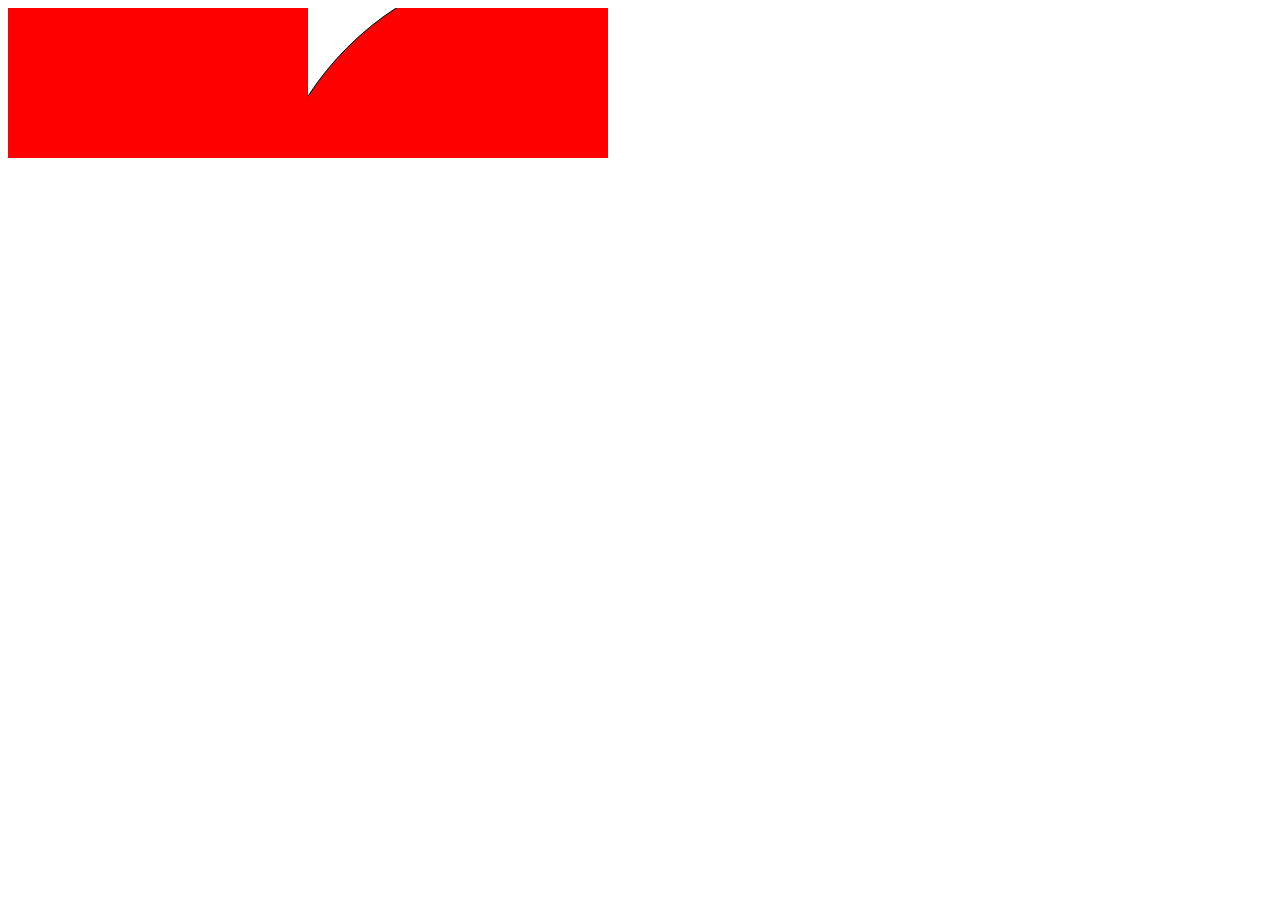
<file: Blah/index.html>
<!DOCTYPE html>
<html>    
    <head>
        <title>
            Contour
        </title>
        <script src="js/d3.v2.js">
        </script>
        <script src="http://code.jquery.com/jquery-1.7.2.js">
        </script>
        <script src="js/colorbrewer.js">
        </script>
        <script src="js/contour.js">
        </script>
    </head>    
    <body>
    	<script type="text/javascript">
		plotCircle(makeCircle(500, 250, 250));
		plotCircle(makeCircle(300, 250, 250));
		plotCircle(makeCircle(100, 250, 250));
		</script>
    </body>
</html>
</file>
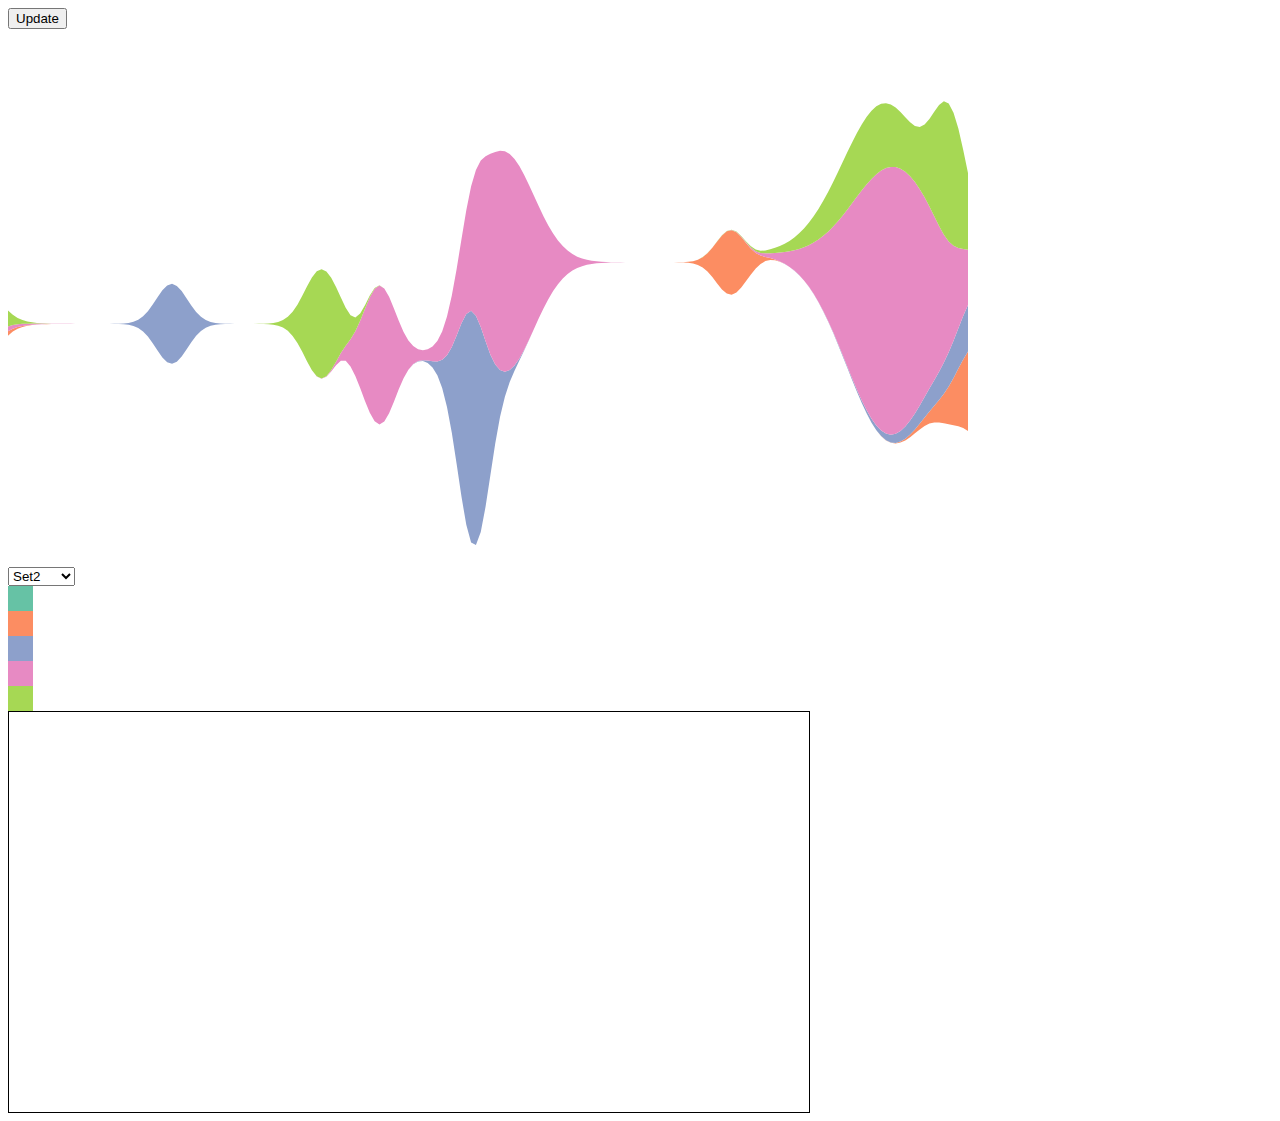
<file: web/index.html>
<!DOCTYPE html>
<html>    
    <head>
        <title>
            Streamgraph example
        </title>
        <script src="js/d3.v2.js">
        </script>
        <script src="http://code.jquery.com/jquery-1.7.2.js">
        </script>
        <script src="js/colorbrewer.js">
        </script>
        <script src="js/stream.js">
        </script>
    </head>    
    <body>
        <div class='gallery' id='chart'>
            <button class='first last' onclick='transition()'>
                Update
            </button>
            <p />
        </div>
        <br>
        <form>
            <select id='colorList' onChange='colorChange(value)'>
                <!-- Filled from colorbrewer.js -->
            </select>
        </form>
        <div>
			<div id='c1' style='height:25px; width:25px; background-color:white;'></div>
			<div id='c2' style='height:25px; width:25px; background-color:white;'></div>
			<div id='c3' style='height:25px; width:25px; background-color:white;'></div>
			<div id='c4' style='height:25px; width:25px; background-color:white;'></div>
			<div id='c5' style='height:25px; width:25px; background-color:white;'></div>
		</div>
        <script type="text/javascript">
			for (var key in colorbrewer) {
			    if (colorbrewer[key].type == "qual") {
			        var option = document.createElement("option");
			        option.text = key;
			        option.value = key;
			        document.getElementById('colorList').add(option, document.getElementById('colorList').options[null]);
			    }
			}
			colorChange(document.getElementById('colorList').options[0].value);

			function colorChange(value) {
			    var elements = ['c1','c2','c3','c4','c5']
			    var color_scale = colorbrewer[value][5];
			    var scale_length = color_scale.length;
			    var color_scheme = new Array(scale_length);
			    for ( var i = 0; i < scale_length; ++i) {
			              $('#'+elements[i]).css('background-color', (color_scheme[i] = color_scale[i]));
			    }    			  
			    if ($('#chart svg').length > 0) {
			        alter_color(color_scheme);
			    }
			}
			//Initial render
			render_streamgraph(colorbrewer[document.getElementById('colorList').options[0].value][5]);
        </script>
        <div id="data_log" style="height:400px;width:800px;overflow:auto;border:1px solid rgb(0, 0, 0)">
        </div>
        <script type="text/javascript">
        function start_streaming_data(element) {
    		var timestamp = 0;
		    setInterval(function() {
		        var data = d3.layout.stack().offset("wiggle")(generator(n, 1));
		        var size = data0[0].length
		        for (var i = 0; i < n; i++){
					data0[i].shift();
					data0[i].push(data[i][0]);
		        }
		        $('#' + element).trigger('data_update', [data, ++timestamp]);
		    }, 1000);
		}

		$('#data_log').on('data_update', function(e, data, timestamp) {
		    $(this).html($(this).html() + 'Timestamp: ' + timestamp + ', Data: ' + JSON.stringify(data) + '<br/>');
			transition();
		});
		start_streaming_data('data_log');
        </script> 
    </body>
</html>
</file>
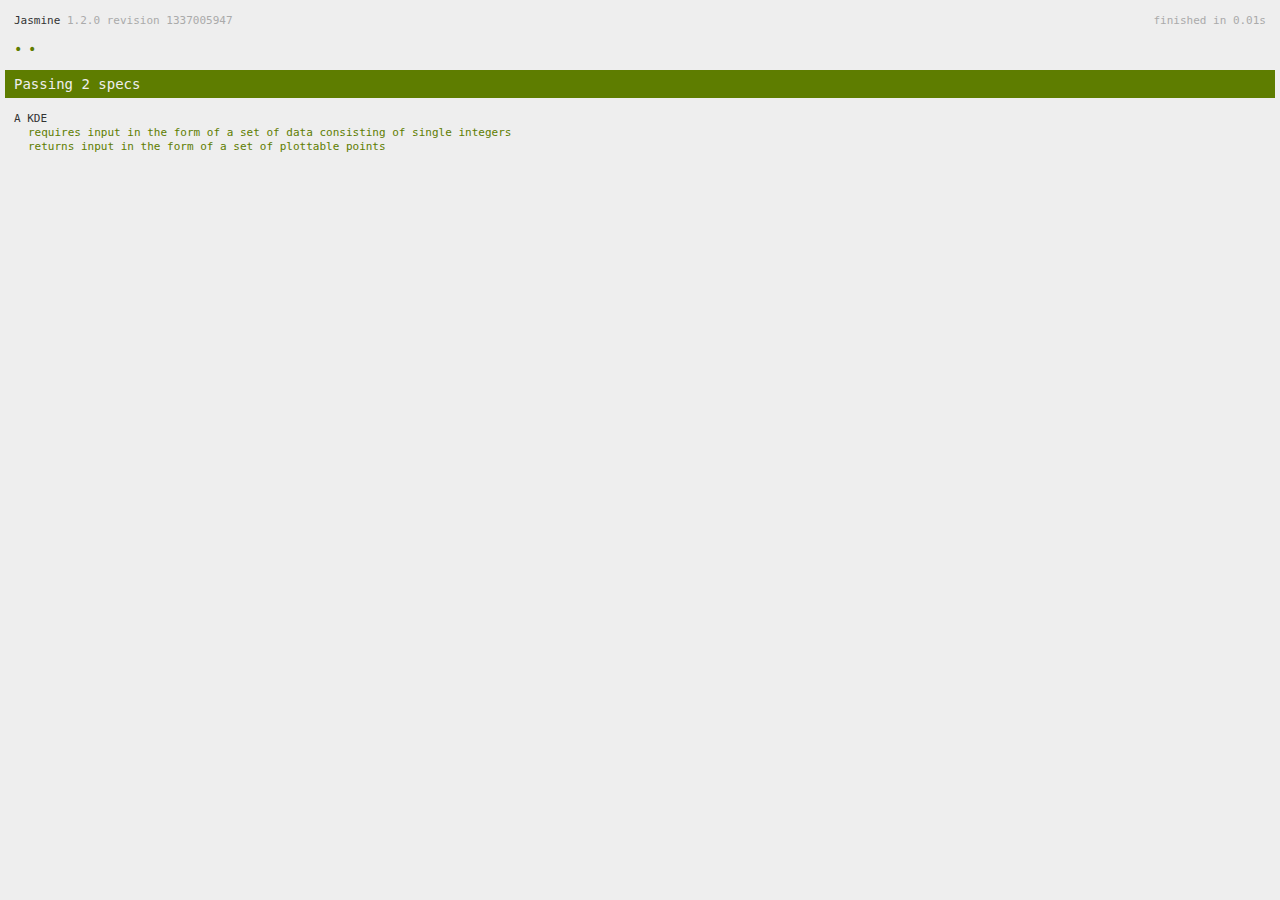
<file: test/KDETest.html>
<html>
<head>
  <title>KDE Test</title>

  <link rel="shortcut icon" type="image/png" href="lib/jasmine-1.2.0/jasmine_favicon.png">
  <link rel="stylesheet" type="text/css" href="lib/jasmine-1.2.0/jasmine.css">
  <script type="text/javascript" src="lib/jasmine-1.2.0/jasmine.js"></script>
  <script type="text/javascript" src="lib/jasmine-1.2.0/jasmine-html.js"></script>

  <script type="text/javascript" src="KDETest.js"></script>
  <script type="text/javascript" src="datagen.js"></script>
  <script type="text/javascript" src="science.v1.js"></script>

  <script type="text/javascript">
    (function() {
      var jasmineEnv = jasmine.getEnv();
      jasmineEnv.updateInterval = 1000;

      var htmlReporter = new jasmine.HtmlReporter();

      jasmineEnv.addReporter(htmlReporter);

      jasmineEnv.specFilter = function(spec) {
        return htmlReporter.specFilter(spec);
      };

      var currentWindowOnload = window.onload;

      window.onload = function() {
        if (currentWindowOnload) {
          currentWindowOnload();
        }
        execJasmine();
      };

      function execJasmine() {
        jasmineEnv.execute();
      }

    })();
  </script>

</head>

<body>
</body>
</html>
</file>
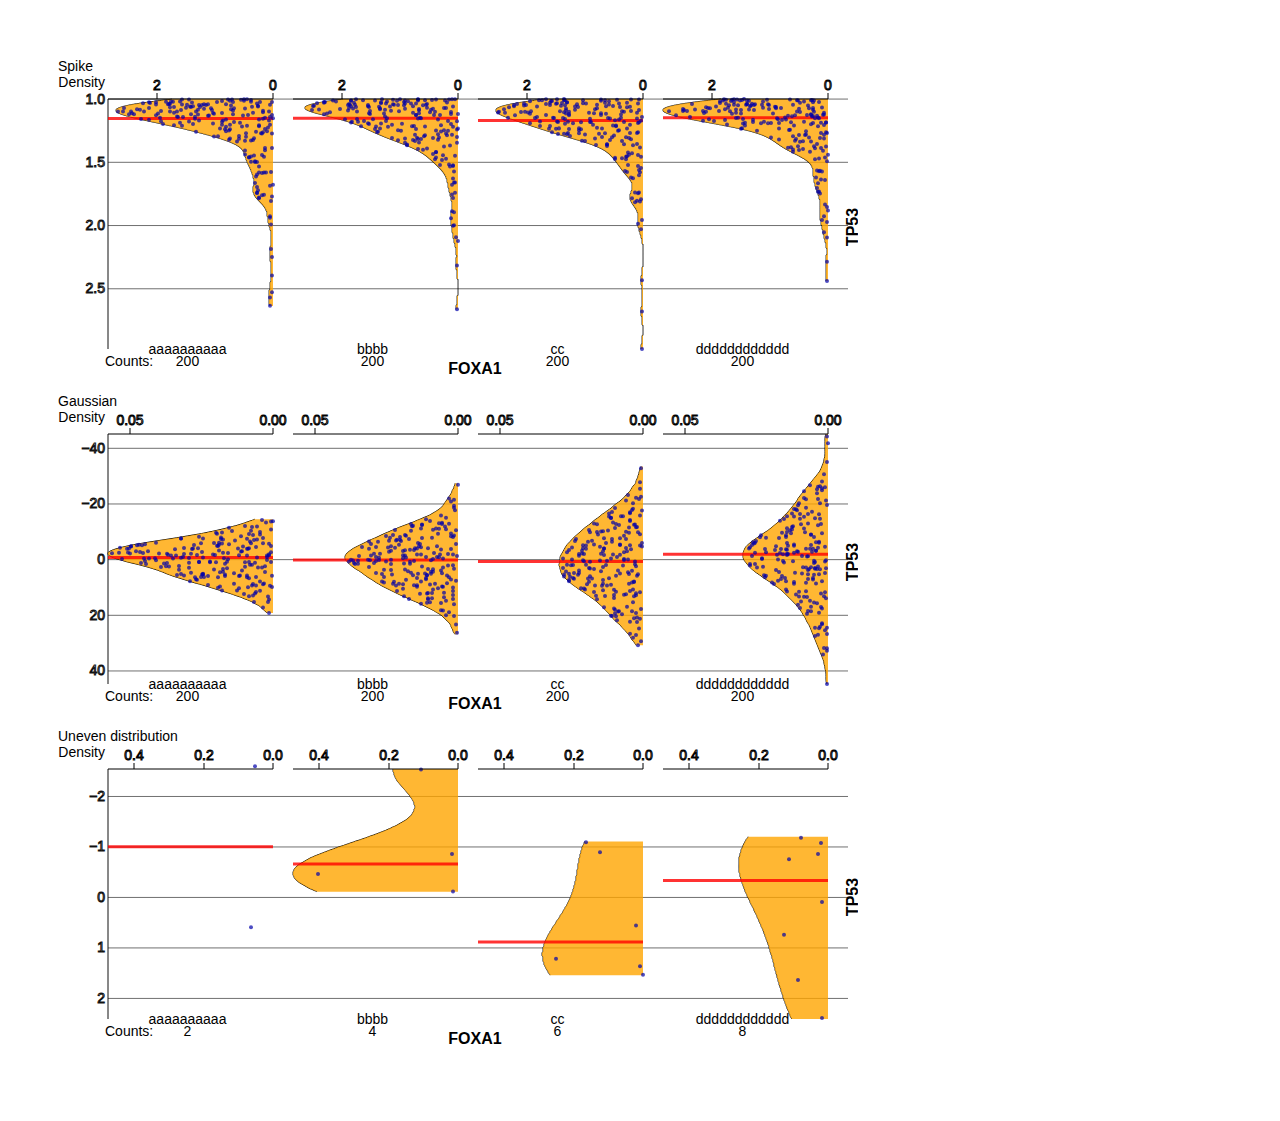
<file: web/kde_plot.html>
<!DOCTYPE html>
<html>    
    <head>
        <title>
            KDE Plot
        </title>
        <script src="js/d3.v2.js"></script>
        <script src="js/datagen.js"></script>
        <script src="js/kde_plot.js"></script>        
        <link rel="stylesheet" type="text/css" href="css/style.css">
    </head>    
    <body>
        Spike        
    	<div id='plot_div1'></div> 	</br>
        Gaussian
        <div id='plot_div2'></div>      </br>
        Uneven distribution
        <div id='plot_div3'></div>      </br>

    	<script type="text/javascript">
        var data1 = [],
            data2 = [],
            data3 = [];
        var pareto = function (num,alpha) {
            var i =num;
            var data = new Array(num);
            while (i-- >= 0) {
        
        var u = Math.random();
        data[i] =  1.0 / Math.pow((1 - u), 1.0 / alpha);
    }
    return data;
    };

             //messy spike
        for (var i = 1; i < 5; i++){            	
                data1.push(pareto(200,5));
        }
        var plot1 = kde_plot().data(data1).renderPoints(true).renderCounts(true).renderMedian(true).categoryLabels(['aaaaaaaaaa','bbbb','cc','dddddddddddd']).xAxisLabel('FOXA1').yAxisLabel('TP53');
        plot1('#plot_div1');
		
        for (var i = 1; i < 5; i++){
                data2.push(dataGenGaussian(200, 0, i*50));
        }
        
        var plot2 = kde_plot().data(data2).renderPoints(true).renderCounts(true).renderMedian(true).categoryLabels(['aaaaaaaaaa','bbbb','cc','dddddddddddd']).xAxisLabel('FOXA1').yAxisLabel('TP53');
        plot2('#plot_div2');

            //sparse data
        for (var i = 1; i < 5; i++){
                data3.push(dataGenGaussian(2 * i, 0, 2));
        }
        var plot3 = kde_plot().data(data3).renderPoints(true).renderCounts(true).renderMedian(true).categoryLabels(['aaaaaaaaaa','bbbb','cc','dddddddddddd']).xAxisLabel('FOXA1').yAxisLabel('TP53');
        plot3('#plot_div3');
        </script>
    </body>
</html>
</file>
<file: test/lib/jasmine-1.2.0/jasmine.css>
body { background-color: #eeeeee; padding: 0; margin: 5px; overflow-y: scroll; }

#HTMLReporter { font-size: 11px; font-family: Monaco, "Lucida Console", monospace; line-height: 14px; color: #333333; }
#HTMLReporter a { text-decoration: none; }
#HTMLReporter a:hover { text-decoration: underline; }
#HTMLReporter p, #HTMLReporter h1, #HTMLReporter h2, #HTMLReporter h3, #HTMLReporter h4, #HTMLReporter h5, #HTMLReporter h6 { margin: 0; line-height: 14px; }
#HTMLReporter .banner, #HTMLReporter .symbolSummary, #HTMLReporter .summary, #HTMLReporter .resultMessage, #HTMLReporter .specDetail .description, #HTMLReporter .alert .bar, #HTMLReporter .stackTrace { padding-left: 9px; padding-right: 9px; }
#HTMLReporter #jasmine_content { position: fixed; right: 100%; }
#HTMLReporter .version { color: #aaaaaa; }
#HTMLReporter .banner { margin-top: 14px; }
#HTMLReporter .duration { color: #aaaaaa; float: right; }
#HTMLReporter .symbolSummary { overflow: hidden; *zoom: 1; margin: 14px 0; }
#HTMLReporter .symbolSummary li { display: block; float: left; height: 7px; width: 14px; margin-bottom: 7px; font-size: 16px; }
#HTMLReporter .symbolSummary li.passed { font-size: 14px; }
#HTMLReporter .symbolSummary li.passed:before { color: #5e7d00; content: "\02022"; }
#HTMLReporter .symbolSummary li.failed { line-height: 9px; }
#HTMLReporter .symbolSummary li.failed:before { color: #b03911; content: "x"; font-weight: bold; margin-left: -1px; }
#HTMLReporter .symbolSummary li.skipped { font-size: 14px; }
#HTMLReporter .symbolSummary li.skipped:before { color: #bababa; content: "\02022"; }
#HTMLReporter .symbolSummary li.pending { line-height: 11px; }
#HTMLReporter .symbolSummary li.pending:before { color: #aaaaaa; content: "-"; }
#HTMLReporter .bar { line-height: 28px; font-size: 14px; display: block; color: #eee; }
#HTMLReporter .runningAlert { background-color: #666666; }
#HTMLReporter .skippedAlert { background-color: #aaaaaa; }
#HTMLReporter .skippedAlert:first-child { background-color: #333333; }
#HTMLReporter .skippedAlert:hover { text-decoration: none; color: white; text-decoration: underline; }
#HTMLReporter .passingAlert { background-color: #a6b779; }
#HTMLReporter .passingAlert:first-child { background-color: #5e7d00; }
#HTMLReporter .failingAlert { background-color: #cf867e; }
#HTMLReporter .failingAlert:first-child { background-color: #b03911; }
#HTMLReporter .results { margin-top: 14px; }
#HTMLReporter #details { display: none; }
#HTMLReporter .resultsMenu, #HTMLReporter .resultsMenu a { background-color: #fff; color: #333333; }
#HTMLReporter.showDetails .summaryMenuItem { font-weight: normal; text-decoration: inherit; }
#HTMLReporter.showDetails .summaryMenuItem:hover { text-decoration: underline; }
#HTMLReporter.showDetails .detailsMenuItem { font-weight: bold; text-decoration: underline; }
#HTMLReporter.showDetails .summary { display: none; }
#HTMLReporter.showDetails #details { display: block; }
#HTMLReporter .summaryMenuItem { font-weight: bold; text-decoration: underline; }
#HTMLReporter .summary { margin-top: 14px; }
#HTMLReporter .summary .suite .suite, #HTMLReporter .summary .specSummary { margin-left: 14px; }
#HTMLReporter .summary .specSummary.passed a { color: #5e7d00; }
#HTMLReporter .summary .specSummary.failed a { color: #b03911; }
#HTMLReporter .description + .suite { margin-top: 0; }
#HTMLReporter .suite { margin-top: 14px; }
#HTMLReporter .suite a { color: #333333; }
#HTMLReporter #details .specDetail { margin-bottom: 28px; }
#HTMLReporter #details .specDetail .description { display: block; color: white; background-color: #b03911; }
#HTMLReporter .resultMessage { padding-top: 14px; color: #333333; }
#HTMLReporter .resultMessage span.result { display: block; }
#HTMLReporter .stackTrace { margin: 5px 0 0 0; max-height: 224px; overflow: auto; line-height: 18px; color: #666666; border: 1px solid #ddd; background: white; white-space: pre; }

#TrivialReporter { padding: 8px 13px; position: absolute; top: 0; bottom: 0; left: 0; right: 0; overflow-y: scroll; background-color: white; font-family: "Helvetica Neue Light", "Lucida Grande", "Calibri", "Arial", sans-serif; /*.resultMessage {*/ /*white-space: pre;*/ /*}*/ }
#TrivialReporter a:visited, #TrivialReporter a { color: #303; }
#TrivialReporter a:hover, #TrivialReporter a:active { color: blue; }
#TrivialReporter .run_spec { float: right; padding-right: 5px; font-size: .8em; text-decoration: none; }
#TrivialReporter .banner { color: #303; background-color: #fef; padding: 5px; }
#TrivialReporter .logo { float: left; font-size: 1.1em; padding-left: 5px; }
#TrivialReporter .logo .version { font-size: .6em; padding-left: 1em; }
#TrivialReporter .runner.running { background-color: yellow; }
#TrivialReporter .options { text-align: right; font-size: .8em; }
#TrivialReporter .suite { border: 1px outset gray; margin: 5px 0; padding-left: 1em; }
#TrivialReporter .suite .suite { margin: 5px; }
#TrivialReporter .suite.passed { background-color: #dfd; }
#TrivialReporter .suite.failed { background-color: #fdd; }
#TrivialReporter .spec { margin: 5px; padding-left: 1em; clear: both; }
#TrivialReporter .spec.failed, #TrivialReporter .spec.passed, #TrivialReporter .spec.skipped { padding-bottom: 5px; border: 1px solid gray; }
#TrivialReporter .spec.failed { background-color: #fbb; border-color: red; }
#TrivialReporter .spec.passed { background-color: #bfb; border-color: green; }
#TrivialReporter .spec.skipped { background-color: #bbb; }
#TrivialReporter .messages { border-left: 1px dashed gray; padding-left: 1em; padding-right: 1em; }
#TrivialReporter .passed { background-color: #cfc; display: none; }
#TrivialReporter .failed { background-color: #fbb; }
#TrivialReporter .skipped { color: #777; background-color: #eee; display: none; }
#TrivialReporter .resultMessage span.result { display: block; line-height: 2em; color: black; }
#TrivialReporter .resultMessage .mismatch { color: black; }
#TrivialReporter .stackTrace { white-space: pre; font-size: .8em; margin-left: 10px; max-height: 5em; overflow: auto; border: 1px inset red; padding: 1em; background: #eef; }
#TrivialReporter .finished-at { padding-left: 1em; font-size: .6em; }
#TrivialReporter.show-passed .passed, #TrivialReporter.show-skipped .skipped { display: block; }
#TrivialReporter #jasmine_content { position: fixed; right: 100%; }
#TrivialReporter .runner { border: 1px solid gray; display: block; margin: 5px 0; padding: 2px 0 2px 10px; }
</file>
<file: web/css/style.css>
body {
  padding: 50px;
  font: 14px "Lucida Grande", Helvetica, Arial, sans-serif;
}

a {
  color: #00B7FF;
}

.kde_plot .circle .data_point{
	fill:#ff0000;
}
.kde_plot .grid line {
	stroke:#333;
	stroke-opacity:0.7;
}

.kde_plot .axis_label {
	font-size:16px;
	font-weight:bold;
}

.kde_plot .plot_area {
	fill:'orange';
	fill-opacity:0.8;
}

.kde_plot .plot_line {
	fill:'#333';
	fill-opacity:0.8;
}

.kde_plot .median_line {
	stroke:'#f00';
	stroke-opacity:0.8;
	stroke-width:3;
}
</file>
